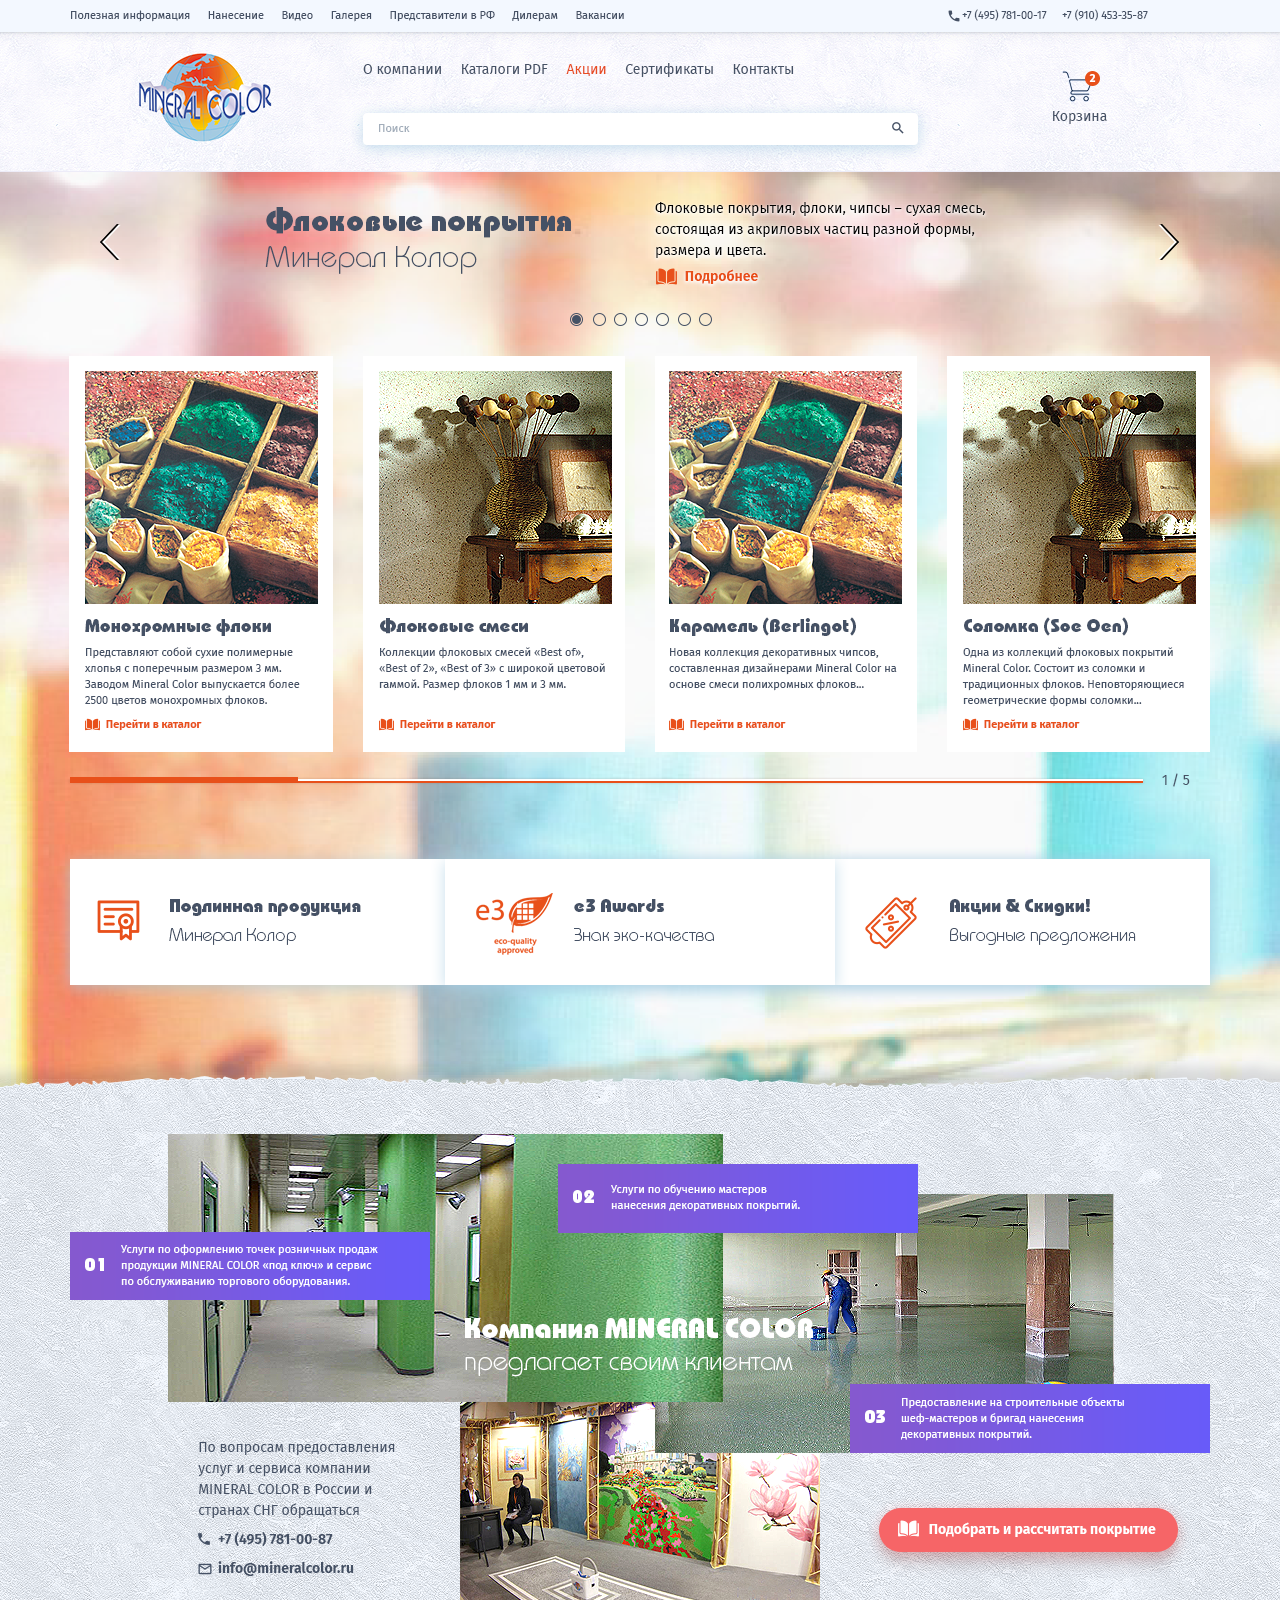
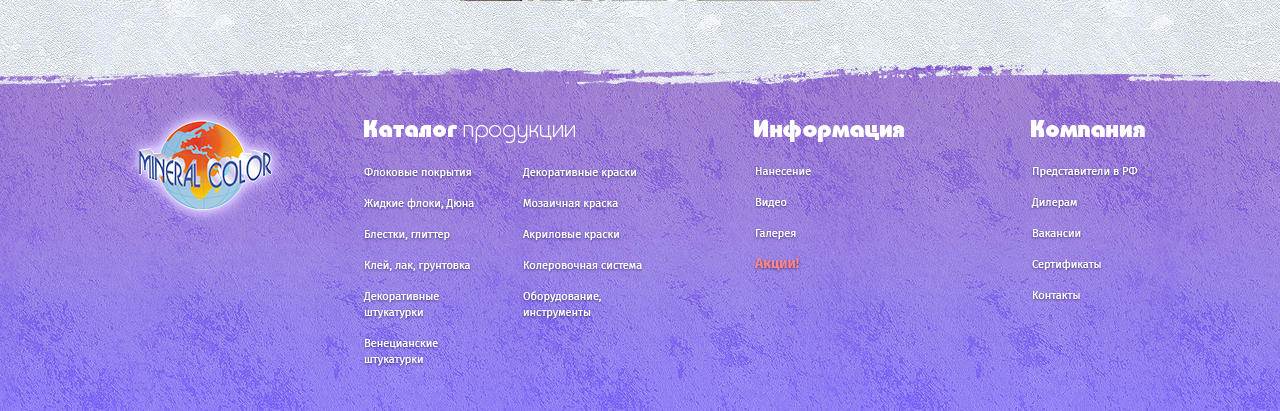
<file: mc/index.html>
<!DOCTYPE html>
<html>
    <head>
        <title>mineralcolor.ru</title>
        <meta charset="UTF-8">
        <meta name="viewport" content="width=device-width, initial-scale=1.0">
    </head>
    <body style="margin: 0; padding: 0;">
        <div style="height: 2011px; background: url(index.png) no-repeat 50% 50%"> 
        
        </div>
    </body>
</html>
</file>
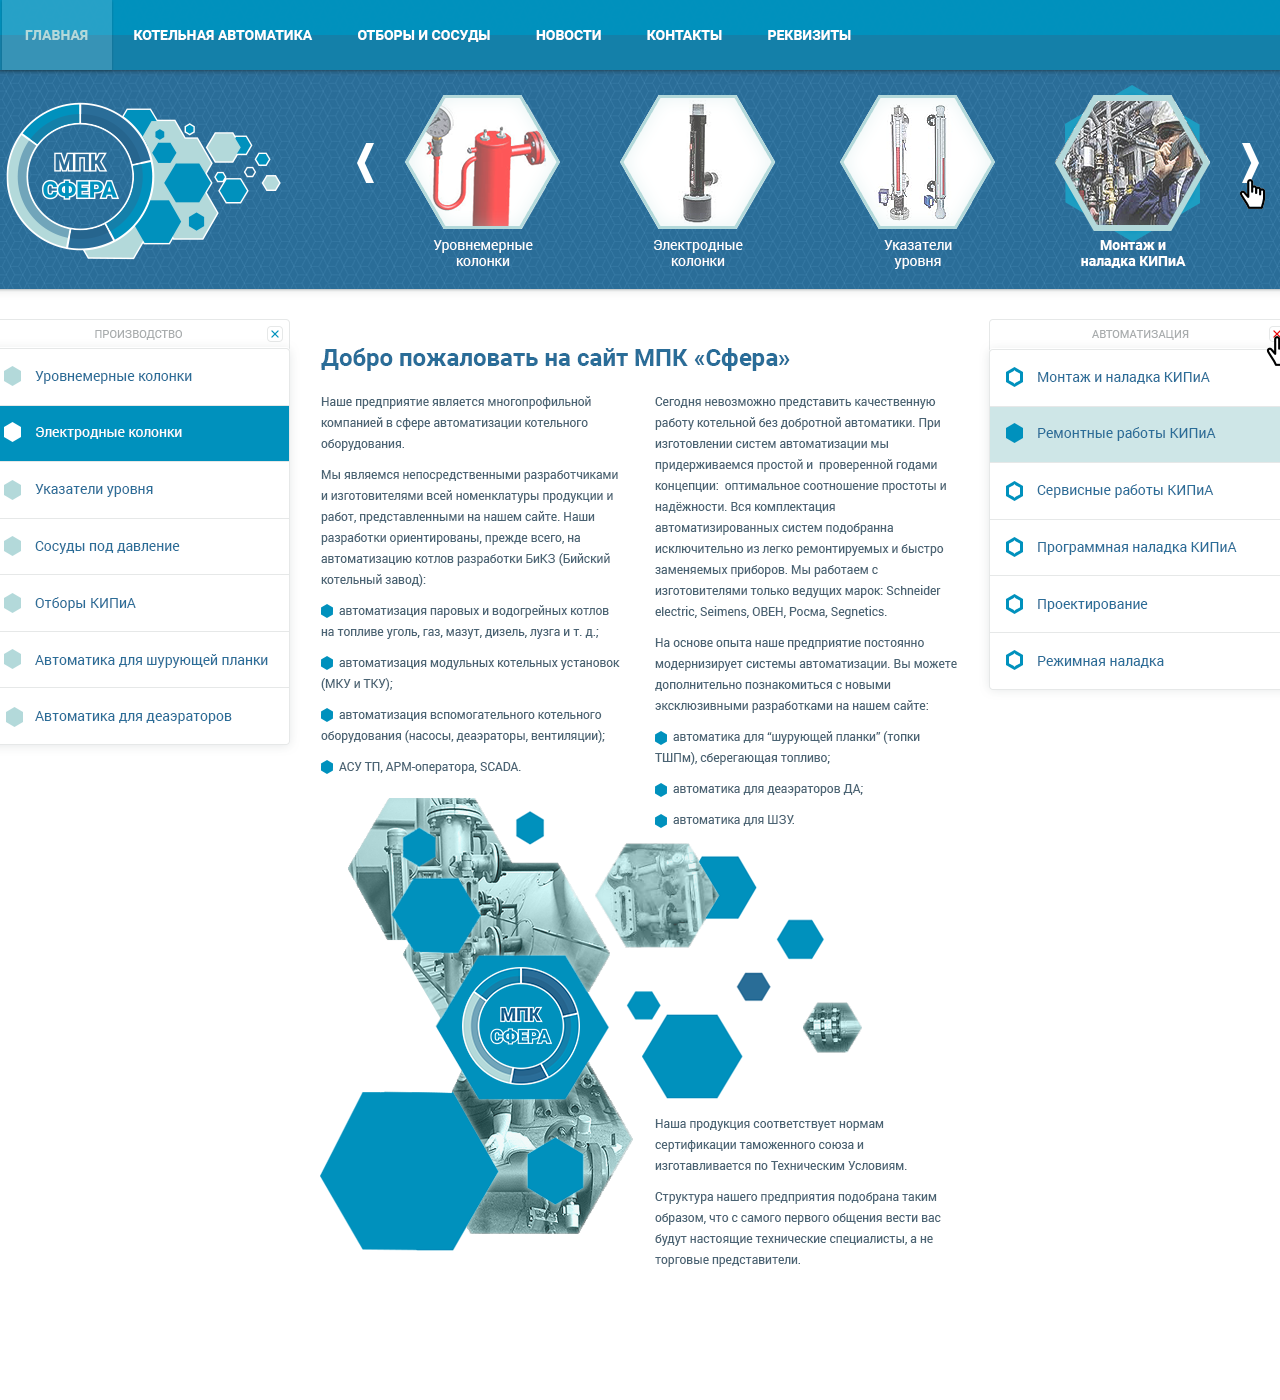
<file: mpk/index.html>
<!DOCTYPE html>
<!--
To change this license header, choose License Headers in Project Properties.
To change this template file, choose Tools | Templates
and open the template in the editor.
-->
<html>
    <head>
        <title>mpksfera.ru</title>
        <meta charset="UTF-8">
        <meta name="viewport" content="width=device-width, initial-scale=1.0">
    </head>
    <body style="margin: 0; padding: 0; background: url([data-uri]) repeat-x">
        <div style="height: 1400px; background: url(bg.png) no-repeat 50% 50%"> 
        
        </div>
    </body>
</html>
</file>
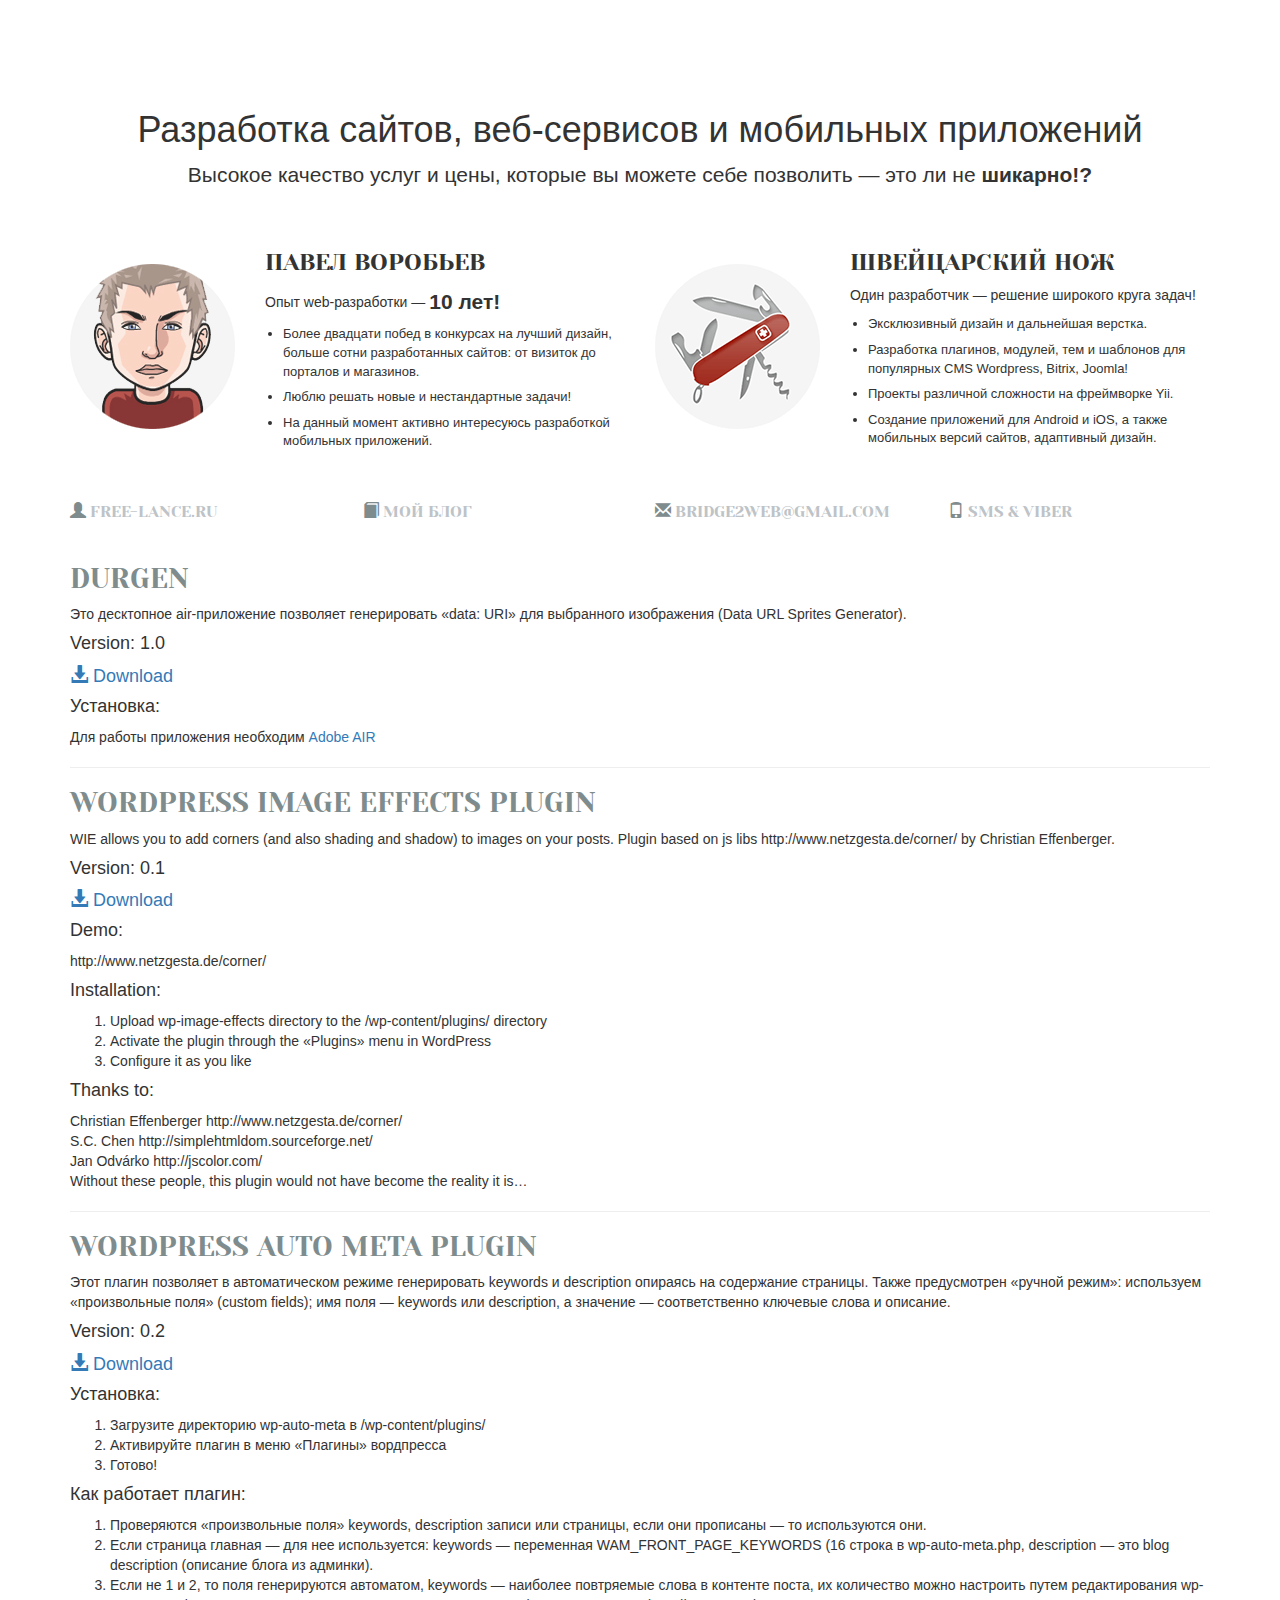
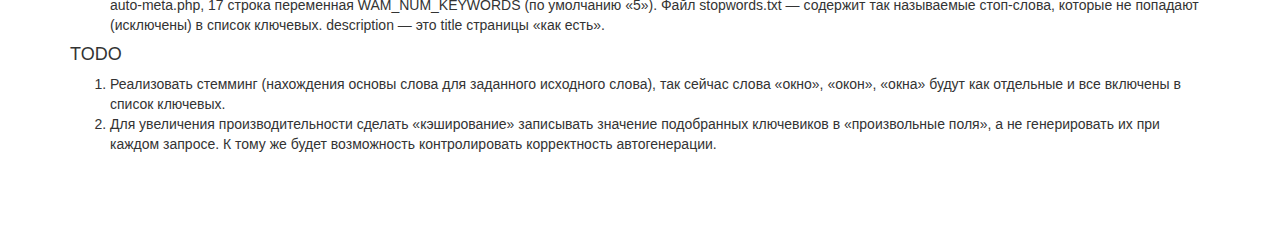
<file: projects/index.html>
<!DOCTYPE html>
<html lang="ru-RU">
    <head>
        <meta charset="UTF-8">
        <meta name="viewport" content="width=device-width, initial-scale=1">
        <title>Мои проекты</title>
        <meta name="author" content="Воробьев Павел">
        <meta name="keywords" content="воробьев, дизайн, разработка, программирование, приложения">
		<meta name="description" content="Павел Воробьев. Дизайн, разработка сайтов и мобильных приложений">
    </head>
    <body class="site index home">
<script>
  (function(i,s,o,g,r,a,m){i['GoogleAnalyticsObject']=r;i[r]=i[r]||function(){
  (i[r].q=i[r].q||[]).push(arguments)},i[r].l=1*new Date();a=s.createElement(o),
  m=s.getElementsByTagName(o)[0];a.async=1;a.src=g;m.parentNode.insertBefore(a,m)
  })(window,document,'script','//www.google-analytics.com/analytics.js','ga');

  ga('create', 'UA-60073303-1', 'auto');
  ga('send', 'pageview');
</script>
<div class="container" id="main">
<div class="intro">
    <h1>Разработка сайтов, веб-сервисов и мобильных приложений</h1>
    <p class="lead">Высокое качество услуг и цены, которые вы можете себе позволить — это ли не <strong>шикарно!?</strong></p>
</div>
<div class="row" id="info">
    <div class="col-sm-6" id="about">
        <div class="row">
            <div class="col-sm-4"> 
                <img src="[data-uri]" alt="Павел Воробьев">
            </div>
            <div class="col-sm-8">
                <h3>Павел Воробьев</h3>
                <p>Опыт web-разработки — <span class="big-digit">10 лет!</span></p>
                <ul>
                    <li>Более двадцати побед в конкурсах на лучший дизайн, больше сотни разработанных сайтов: от визиток до порталов и магазинов.</li>
                    <li>Люблю решать новые и нестандартные задачи!</li>
                    <li>На данный момент активно интересуюсь разработкой мобильных приложений.</li>
                </ul>
            </div>
        </div>
    </div>
    <div class="col-sm-6" id="swiss">
        <div class="row">
            <div class="col-sm-4">
                <img src="[data-uri]" alt="Швейцарский нож">
            </div>
            <div class="col-sm-8">
                <h3>Швейцарский нож</h3>
                <p class="info-lead">Один разработчик — решение широкого круга задач!</p>
                <ul>
                    <li>Эксклюзивный дизайн<span class="hidden-sm"> и дальнейшая верстка</span>.</li>
                    <li>Разработка плагинов, модулей, тем и шаблонов для популярных CMS Wordpress, Bitrix, Joomla!</li>
                    <li>Проекты различной сложности на фреймворке Yii.</li>
                    <li>Создание приложений для Android и iOS, а также мобильных версий сайтов, адаптивный дизайн.</li>
                </ul>
            </div>
        </div>
    </div>                
</div>
<div class="row" id="contact-bar">
    <div class="col-sm-3" id="contact-fl">
        <a href="http://blacklink.fl.ru" rel="nofollow" target="_blank"><span class="glyphicon glyphicon-user" aria-hidden="true"></span> free-lance.ru</a>                    
    </div>
    <div class="col-sm-3">
		<a href="http://blog.shikarno.net"><span class="glyphicon glyphicon-book" aria-hidden="true"></span> Мой блог</a> 
    </div>
    <div class="col-sm-3" id="contact-email">
		<script type="text/javascript">var jabber = ("bridge2web" + "@" + "g" + "ma" + "il" + "." + "com"); document.write("<a href='mailto:" + jabber + "' id='email'><span class='glyphicon glyphicon-envelope' aria-hidden='true'></span> " + jabber + "</a>")</script>
    </div>
    <div class="col-sm-3" id="contact-phone">
        <a href="#phone" id="show-phone"><span class="glyphicon glyphicon-phone" aria-hidden="true"></span> SMS &amp; Viber</a>
    </div>
</div>
<div class="site-projects">
    <h2>Durgen</h2>
    <div class="entry">
        <p>Это десктопное air-приложение позволяет генерировать «data: URI» для выбранного изображения (Data URL Sprites Generator).</p>
        <h6>Version: 1.0</h6>
        <h6><a href="http://shikarno.net/download/durgen.air"><span class="glyphicon glyphicon-download-alt" aria-hidden="true"></span> Download</a></h6>
        <h6>Установка:</h6>
        <p>Для работы приложения необходим <a href="http://get.adobe.com/ru/air/" rel="nofollow" target="_blank">Adobe AIR</a></p>
    </div>
    <hr>
    <h2>WordPress Image Effects Plugin</h2>
    <div class="entry">
        <p>WIE allows you to add corners (and also shading and shadow) to images on your posts. Plugin based on js libs http://www.netzgesta.de/corner/ by Christian Effenberger.</p>
        <h6>Version: 0.1</h6>
        <h6><a href="http://shikarno.net/download/wp-image-effects.zip"><span class="glyphicon glyphicon-download-alt" aria-hidden="true"></span> Download</a></h6>
        <h6>Demo:</h6>
        <p>http://www.netzgesta.de/corner/</p>
        <h6>Installation:</h6>
        <ol>
            <li>Upload wp-image-effects directory to the /wp-content/plugins/ directory</li>
            <li>Activate the plugin through the «Plugins» menu in WordPress</li>
            <li>Configure it as you like</li>
        </ol>
        <h6>Thanks to:</h6>
        <p>Christian Effenberger http://www.netzgesta.de/corner/<br />
            S.C. Chen http://simplehtmldom.sourceforge.net/<br />
            Jan Odvárko http://jscolor.com/<br />
            Without these people, this plugin would not have become the reality it is…</p>
    </div>
    <hr>
    <h2>WordPress Auto Meta Plugin</h2>
    <div class="entry">
        <p>Этот плагин позволяет в автоматическом режиме генерировать keywords и description опираясь на содержание страницы. Также предусмотрен «ручной режим»: используем «произвольные поля» (custom fields); имя поля — keywords или description, а значение — соответственно  ключевые слова и описание.</p>
        <h6>Version: 0.2</h6>
        <h6><a href="http://shikarno.net/download/wp-auto-meta.zip"><span class="glyphicon glyphicon-download-alt" aria-hidden="true"></span> Download</a></h6>
        <h6>Установка:</h6>
        <ol>
            <li>Загрузите директорию wp-auto-meta в /wp-content/plugins/</li>
            <li>Активируйте плагин в меню «Плагины» вордпресса</li>
            <li>Готово!</li>
        </ol>
        <h6>Как работает плагин:</h6>
        <ol>
            <li>Проверяются «произвольные поля» keywords, description записи или страницы,
                если они прописаны — то используются они.</li>
            <li>Если страница главная — для нее используется: keywords — переменная WAM_FRONT_PAGE_KEYWORDS (16 строка в wp-auto-meta.php, description — это blog description (описание блога из админки).</li>
            <li>Если не 1 и 2, то поля генерируются автоматом, keywords — наиболее повтряемые слова в контенте поста, их количество можно настроить путем редактирования wp-auto-meta.php, 17 строка переменная WAM_NUM_KEYWORDS (по умолчанию «5»). Файл stopwords.txt — содержит так называемые стоп-слова, которые не попадают (исключены) в список ключевых. description — это title страницы «как есть».</li>
        </ol>
        <h6>TODO</h6>
        <ol>
            <li>Реализовать стемминг (нахождения основы слова для заданного исходного слова), так сейчас слова «окно», «окон», «окна» будут как отдельные и все включены в список ключевых.</li>
            <li>Для увеличения производительности сделать «кэширование» записывать значение подобранных ключевиков в «произвольные поля», а не генерировать их при каждом запросе. К тому же будет возможность контролировать корректность автогенерации.</li>
        </ol>
    </div>
</div>
</div>                     
<link href="https://maxcdn.bootstrapcdn.com/bootstrap/3.3.6/css/bootstrap.min.css" rel="stylesheet" property="stylesheet">
<link href="http://fonts.googleapis.com/css?family=Yeseva+One&amp;subset=latin,cyrillic" rel="stylesheet" property="stylesheet">
<link href="/app.min.css" rel="stylesheet" property="stylesheet"> 
<script src="https://ajax.googleapis.com/ajax/libs/jquery/2.1.4/jquery.min.js"></script>
<script>
$(function () {
    $('#show-phone').on('click', function (e) {
        e.preventDefault();
		var v = '+7 9' + '06 9' + '69-0' + '9-00' + "\n\n";
		alert("Пожалуйста, используйте телефонный номер только для отправки SMS или Viber!\n\n" + v);
    });
});
</script>
</body>
</html>
</file>
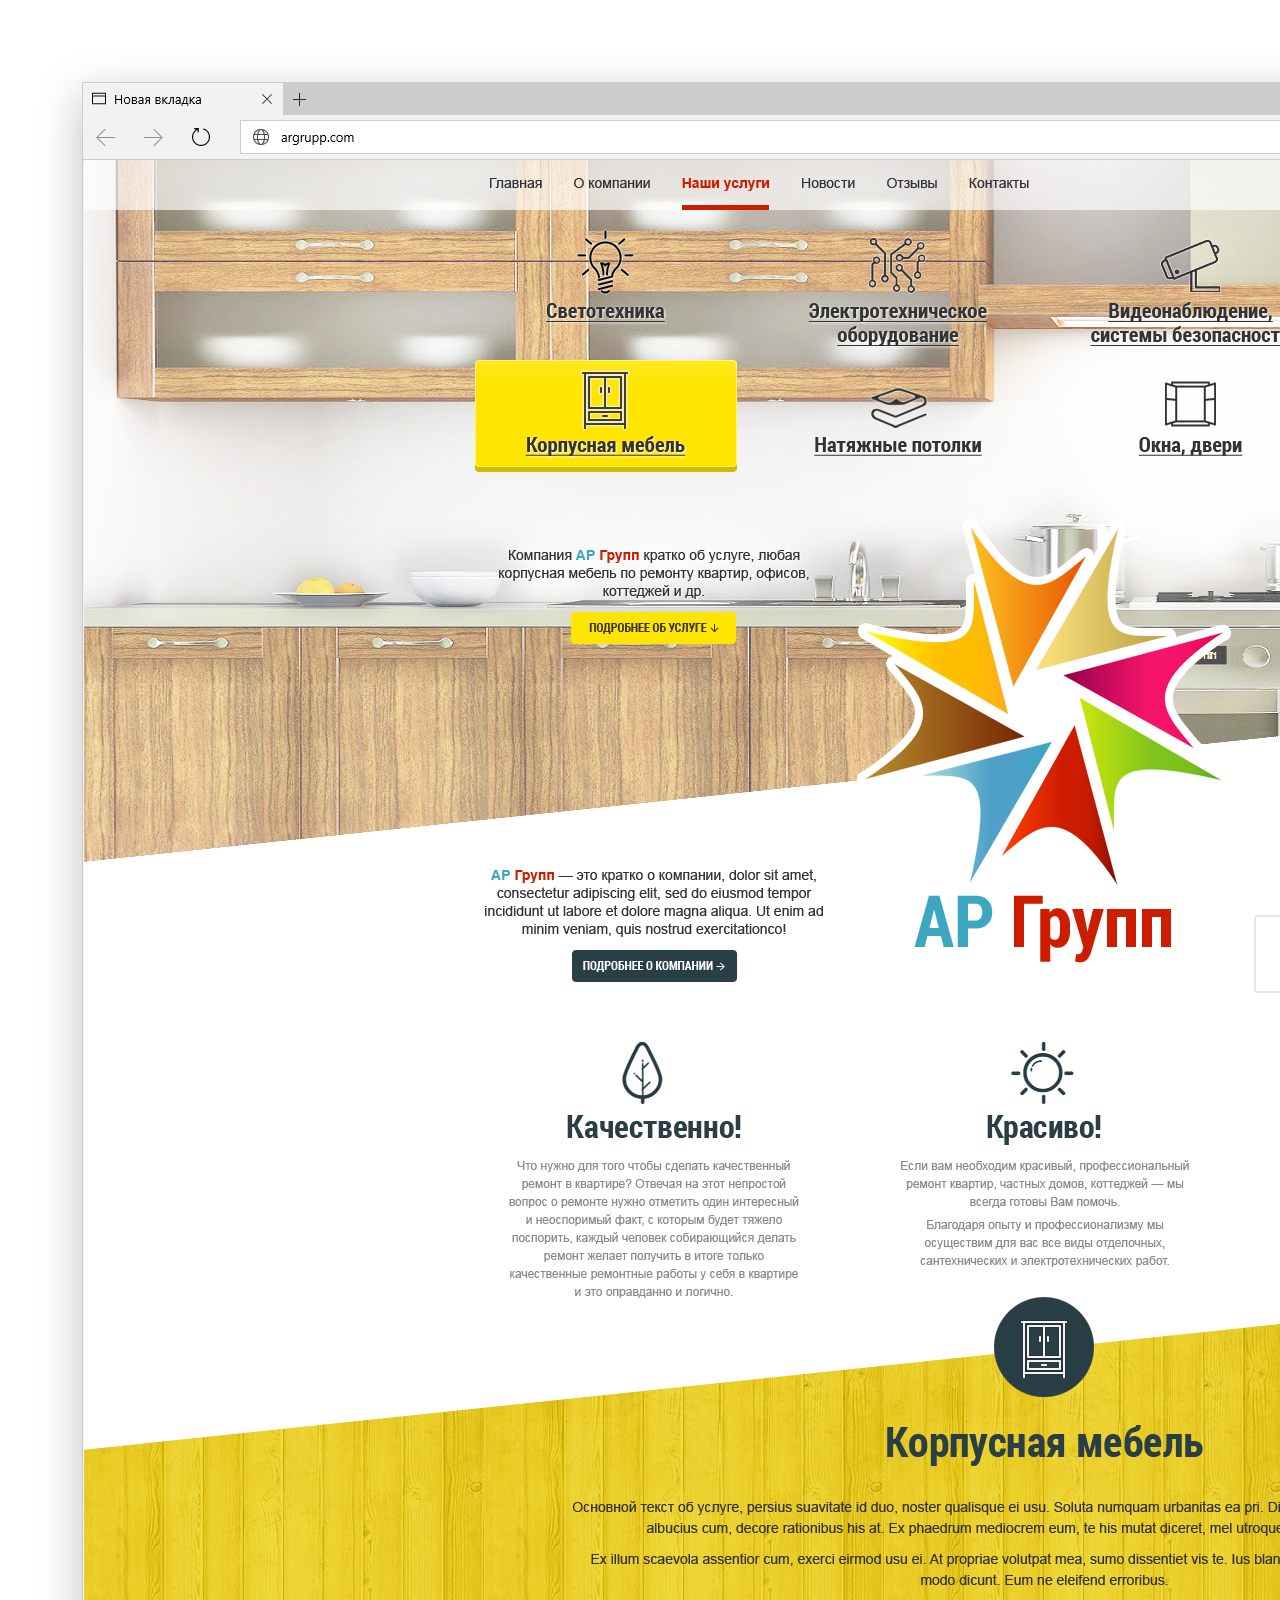
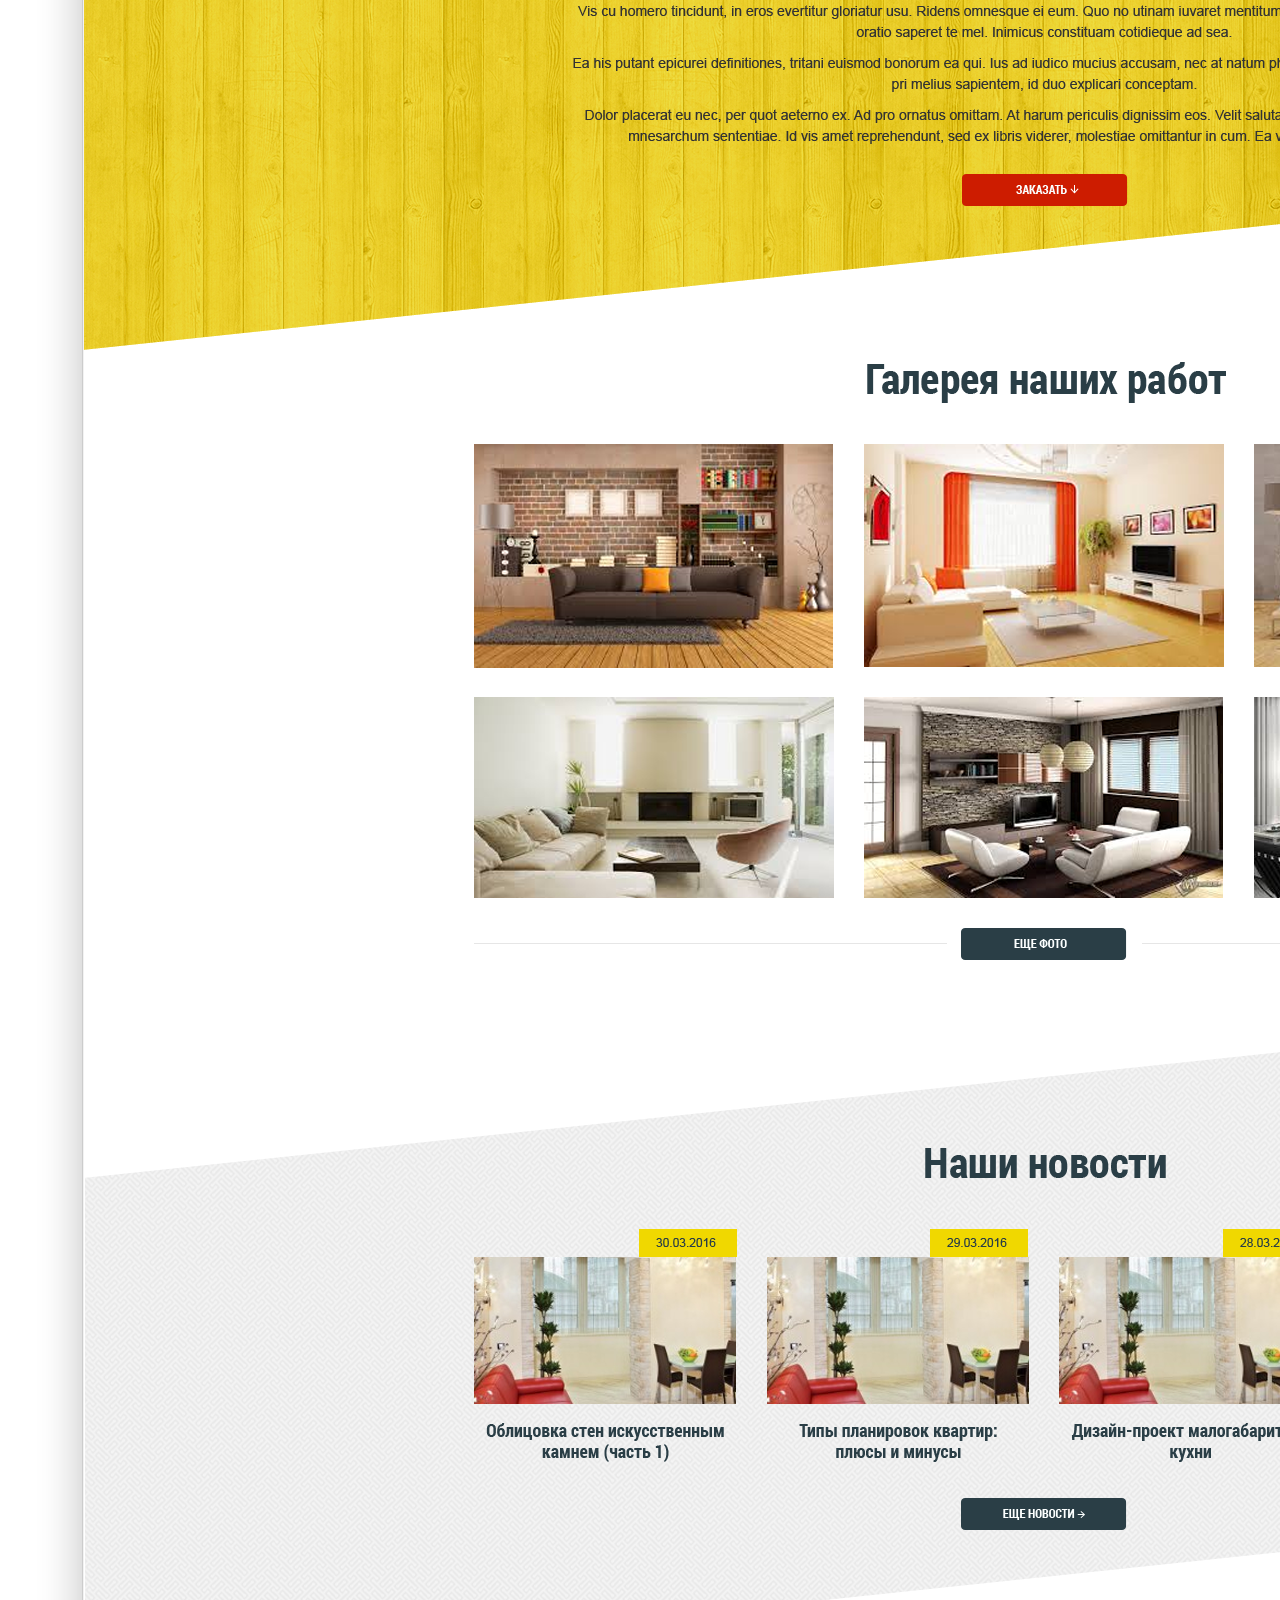
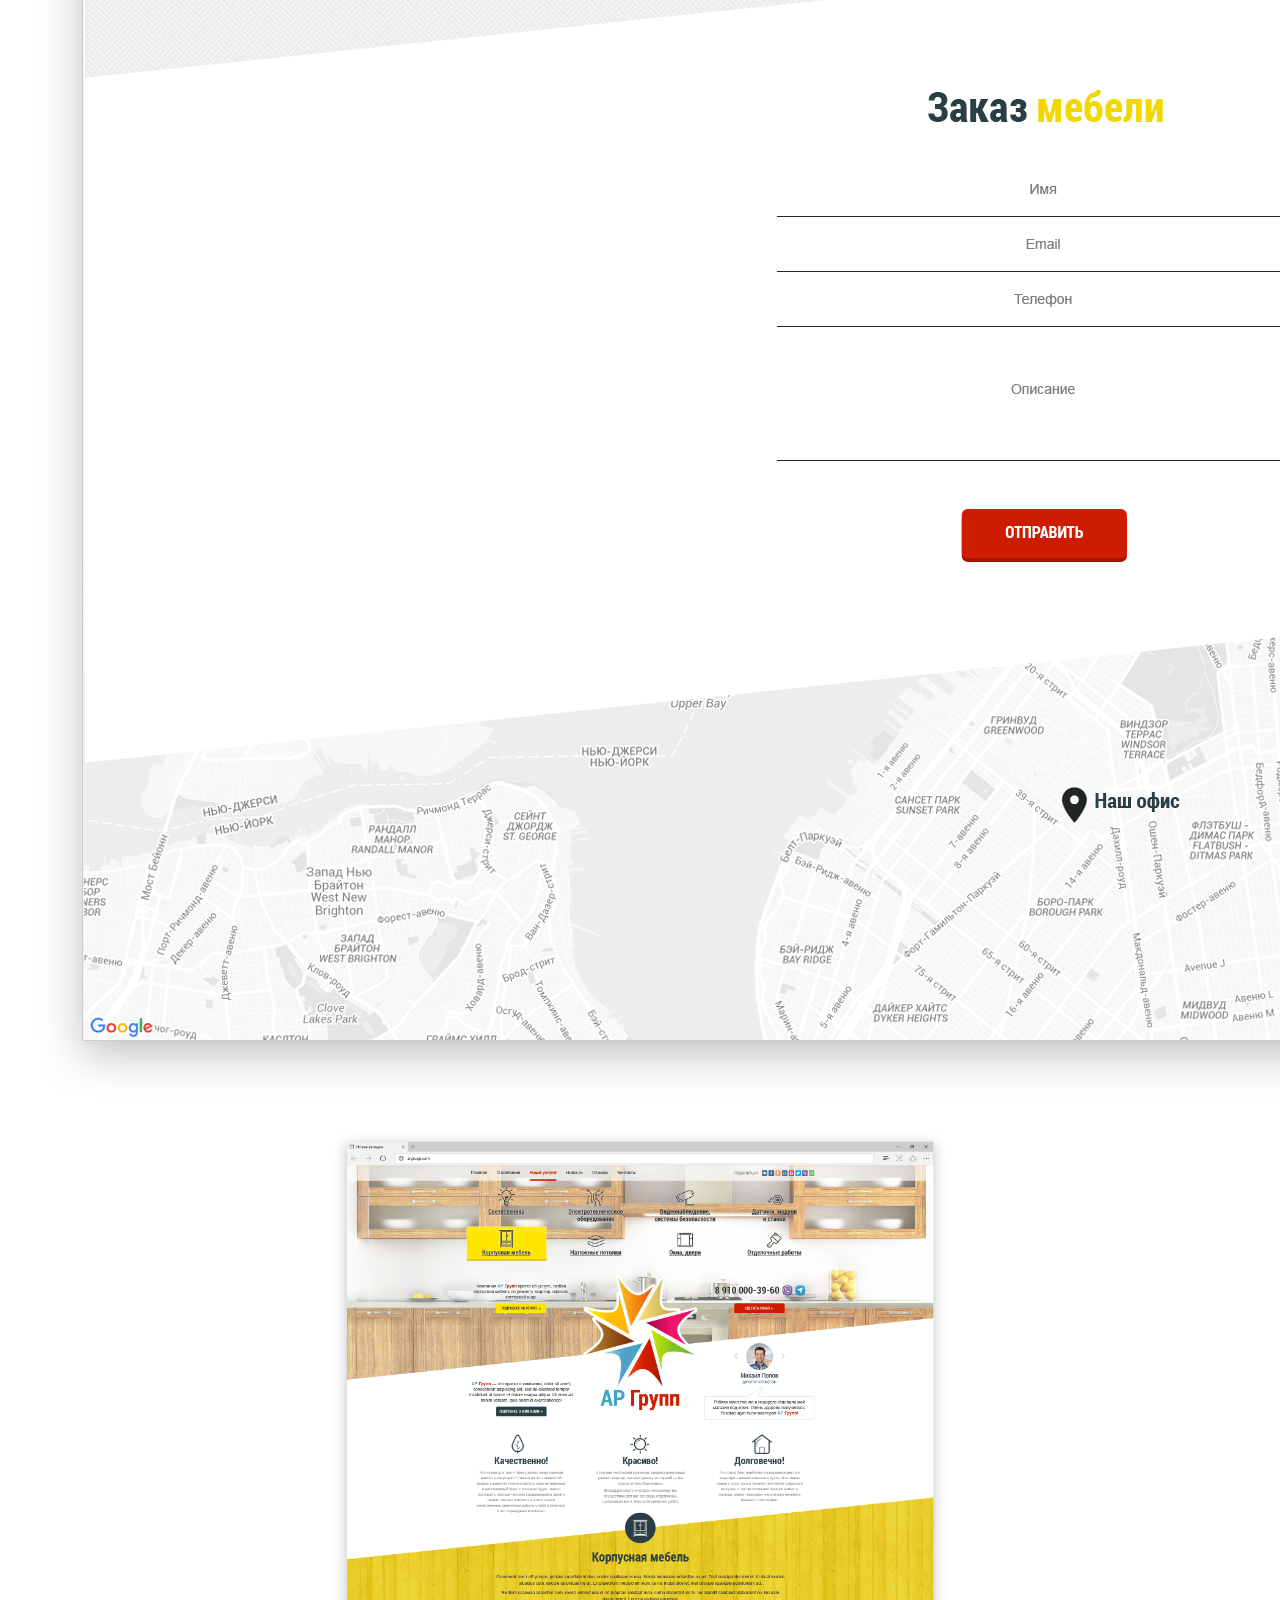
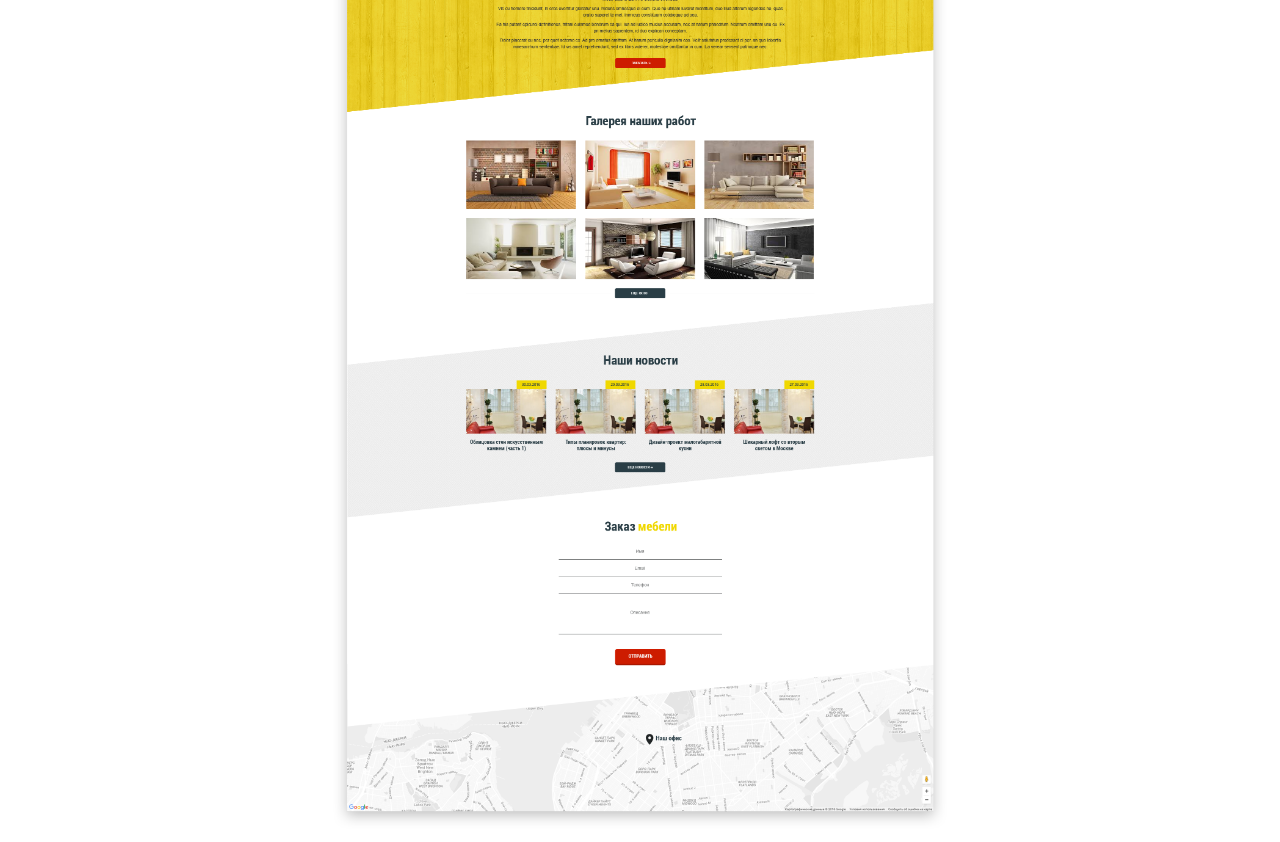
<file: argrupp/2.html>
<!DOCTYPE html>
<!--
To change this license header, choose License Headers in Project Properties.
To change this template file, choose Tools | Templates
and open the template in the editor.
-->
<html>
    <head>
        <title>АР Групп</title>
        <meta charset="UTF-8">
        <meta name="viewport" content="width=device-width, initial-scale=1.0">
    </head>
    <body>
        <img src="i/t2.png" alt="">
        <img src="i/t2.png" alt="" style="width: 50%; height: auto; margin: 0 auto; display: block">
    </body>
</html>
</file>
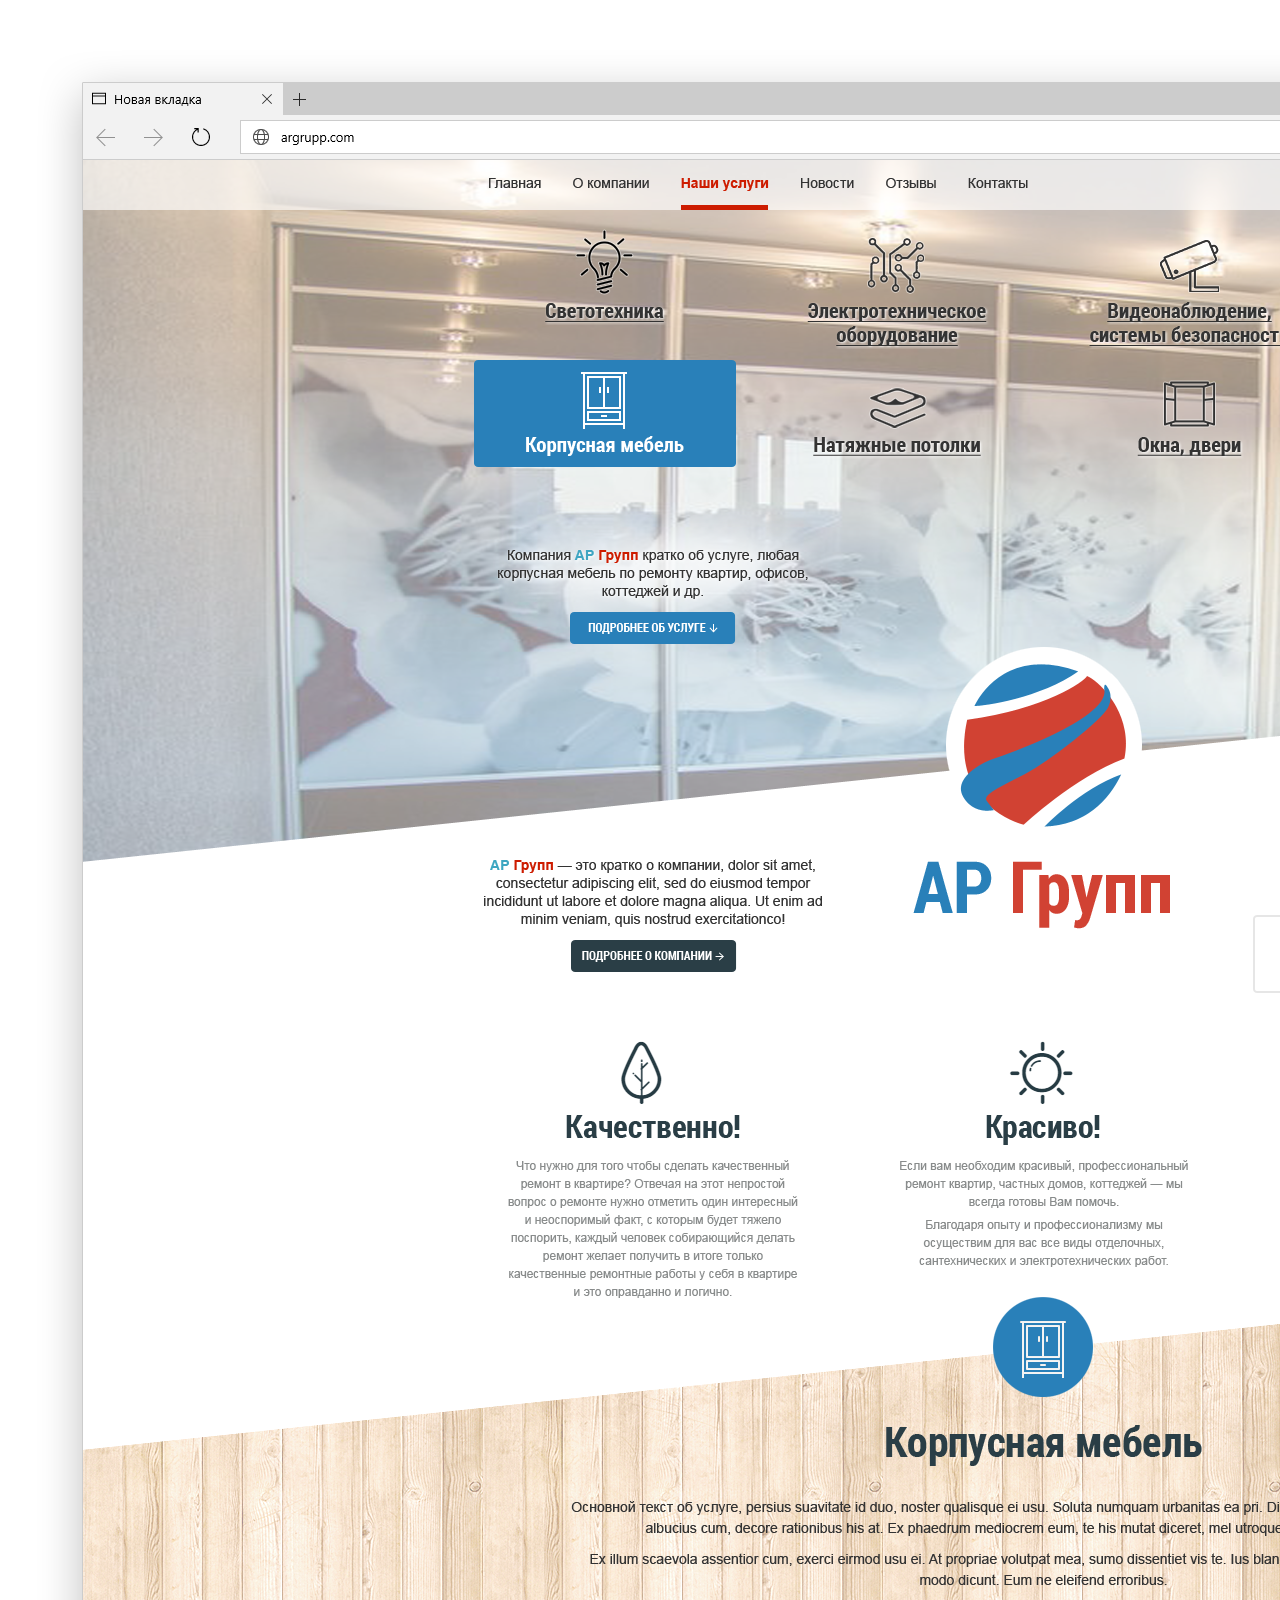
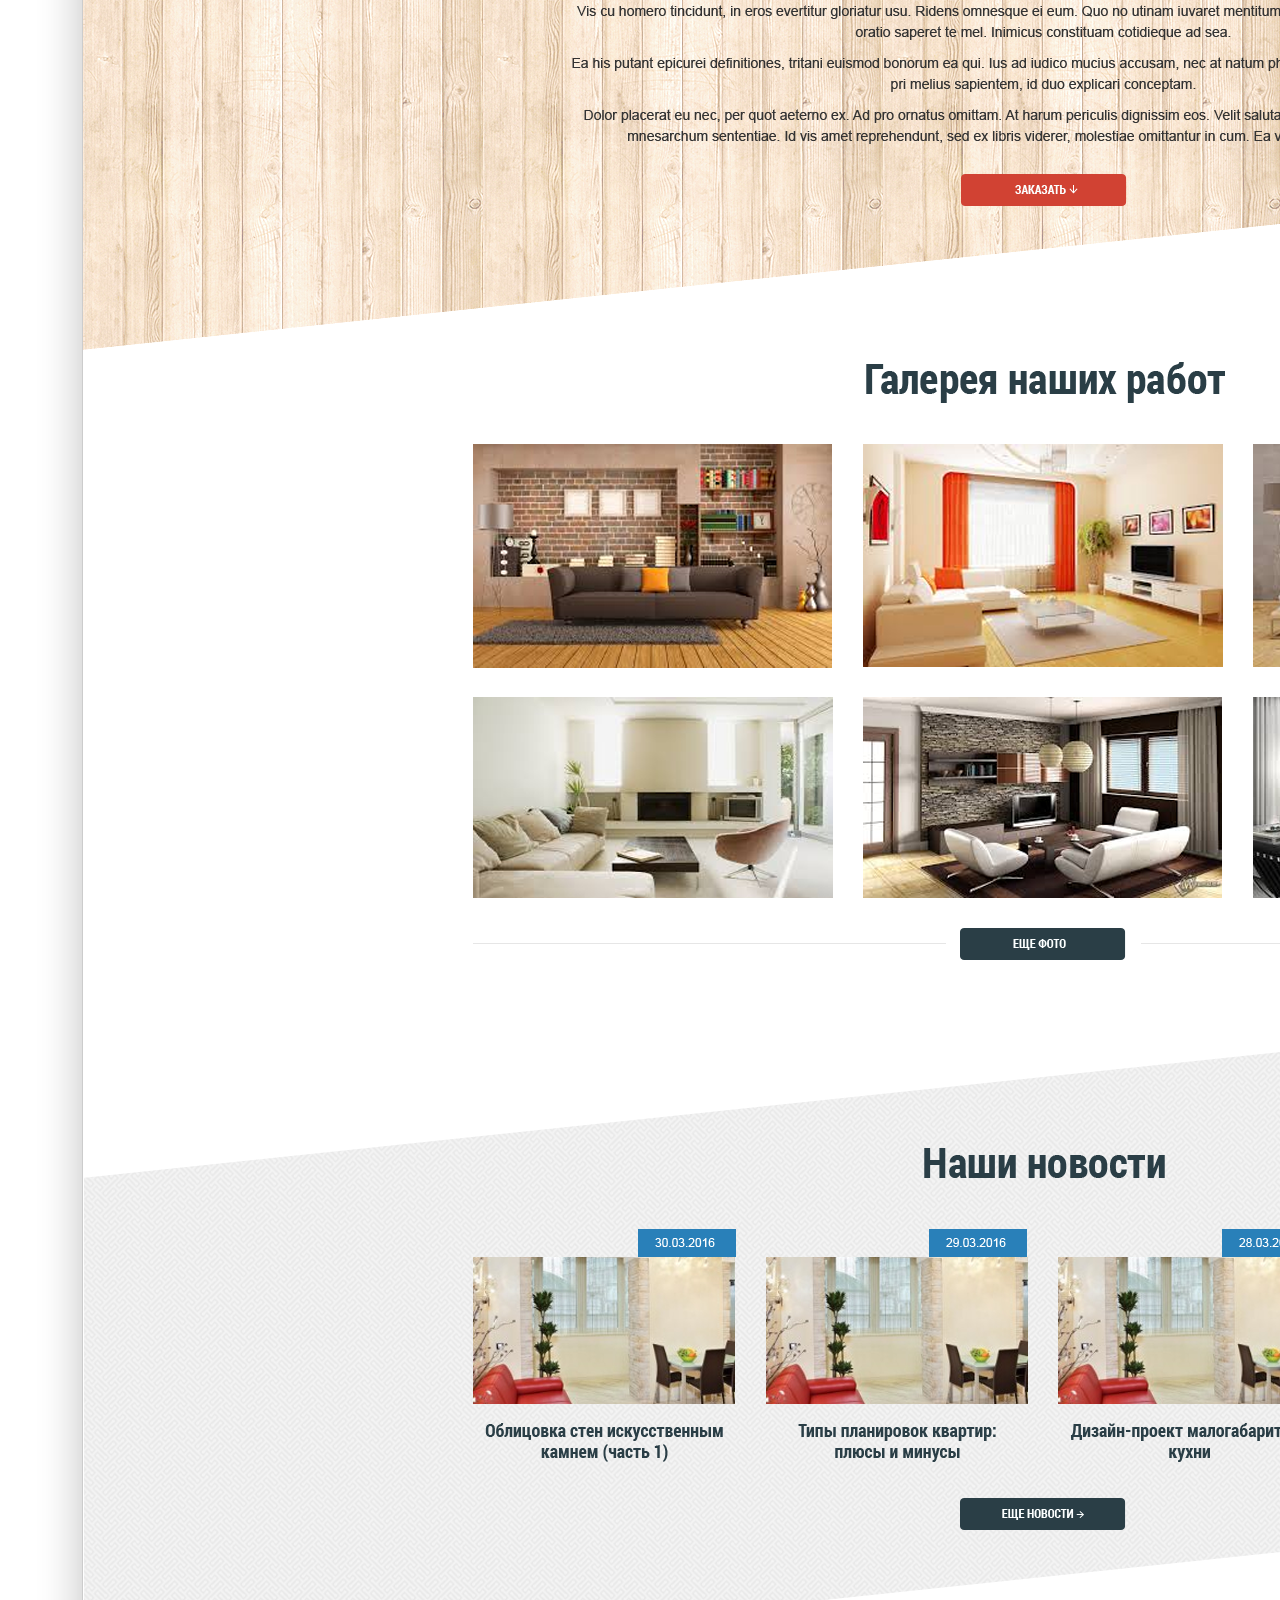
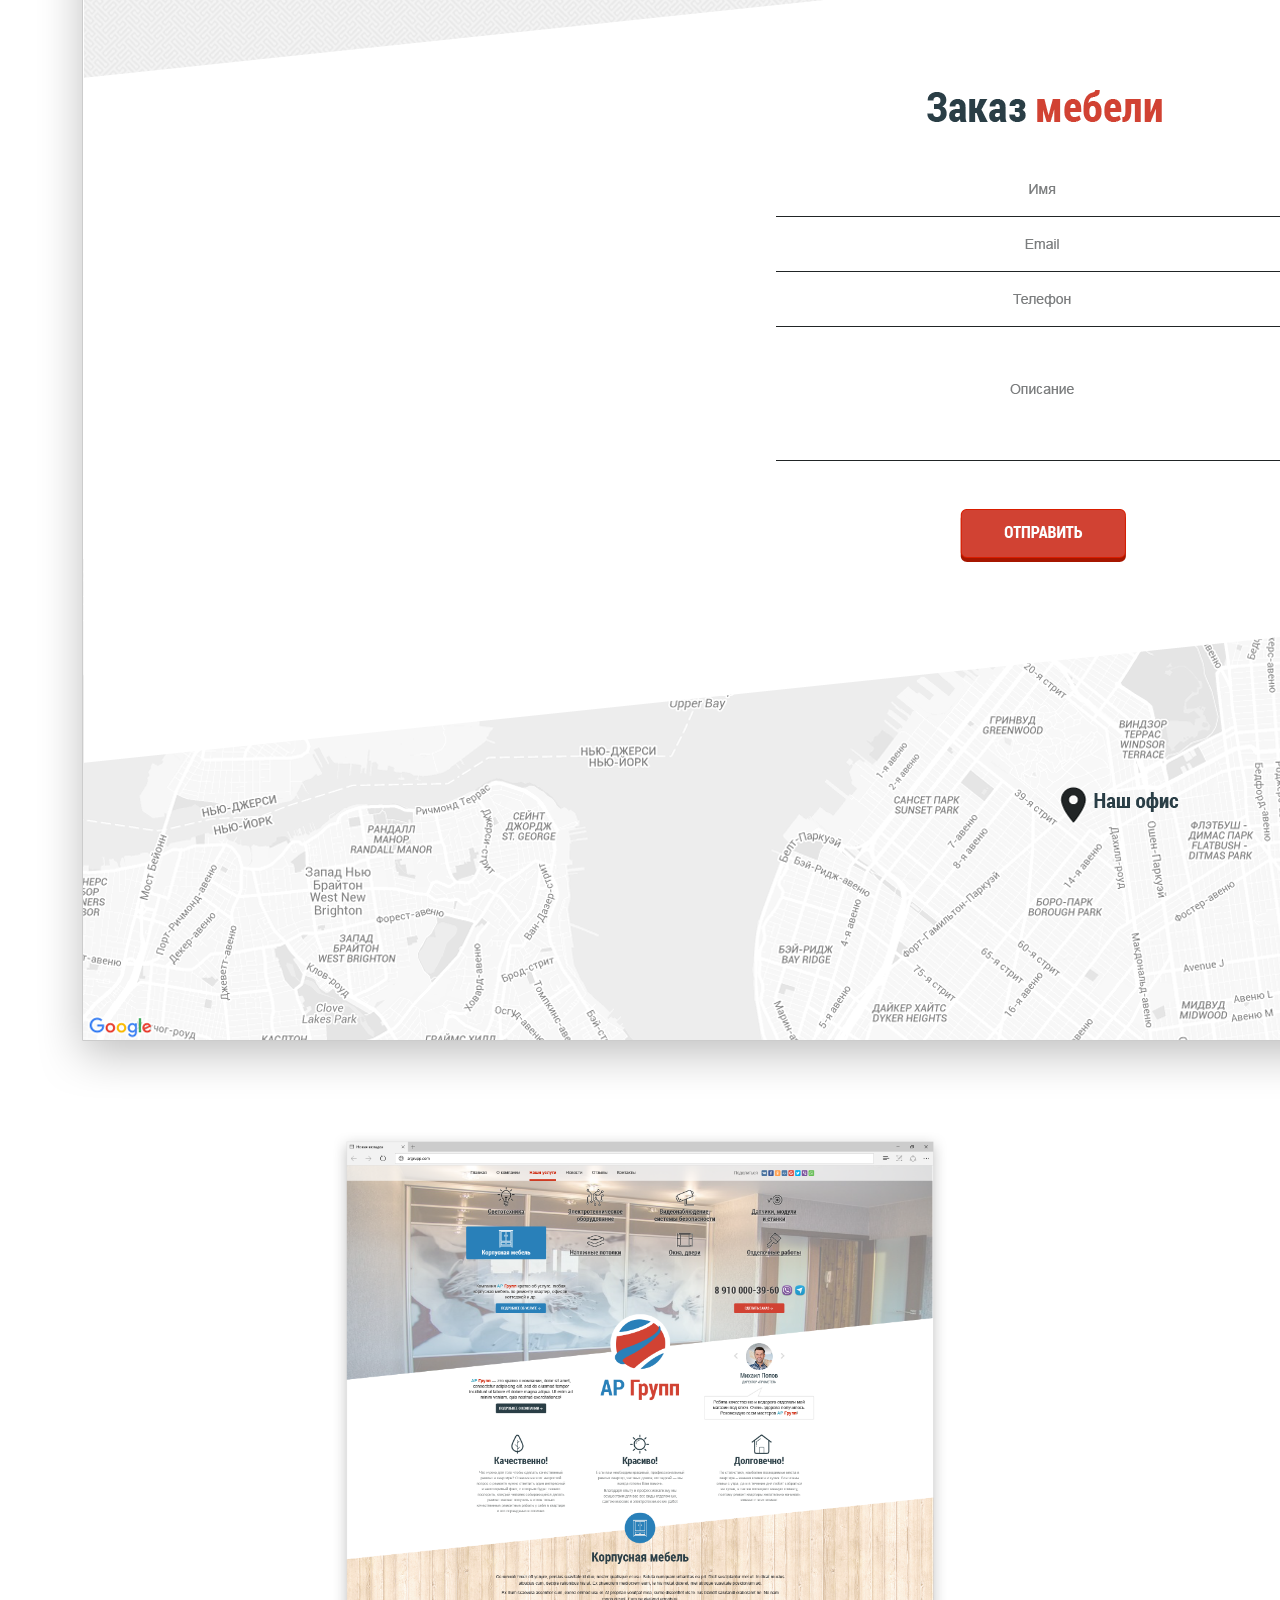
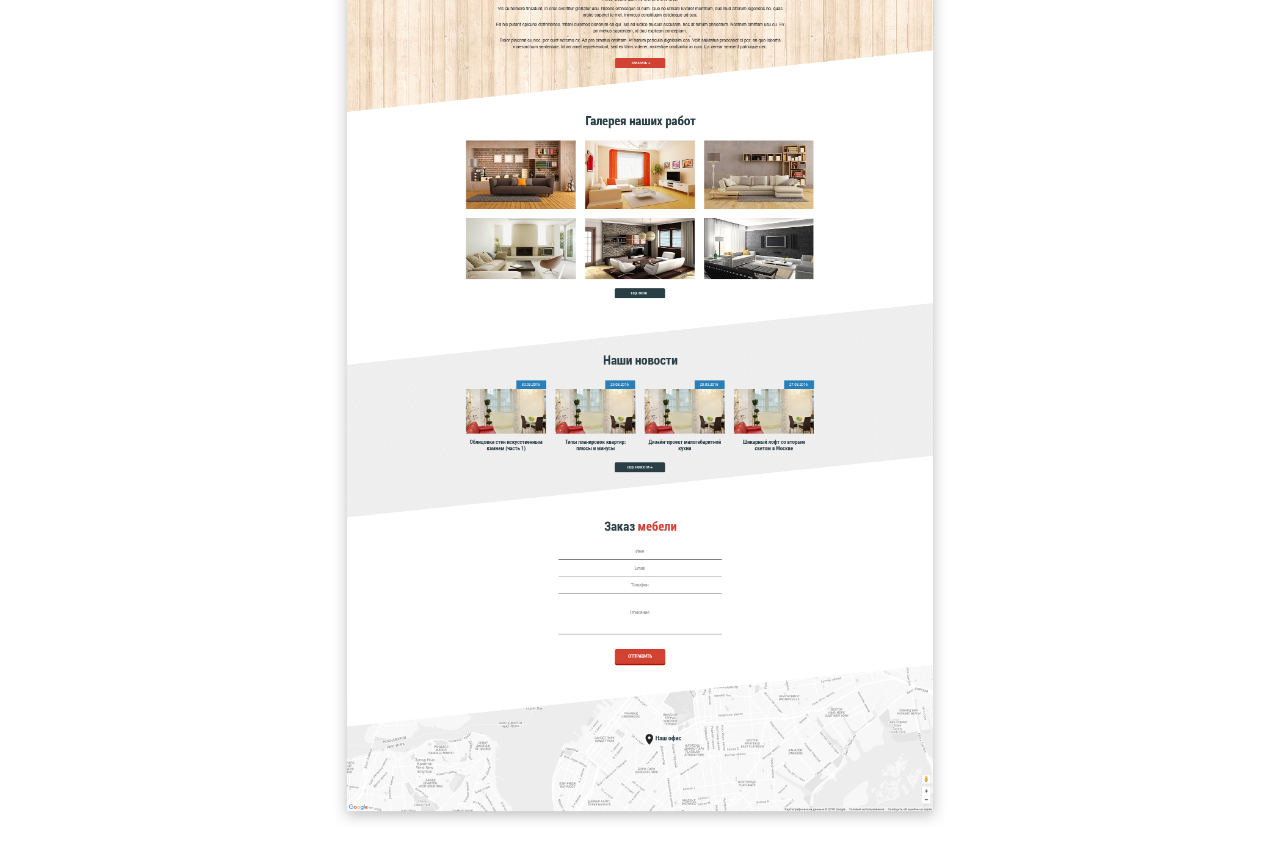
<file: argrupp/5.html>
<!DOCTYPE html>
<!--
To change this license header, choose License Headers in Project Properties.
To change this template file, choose Tools | Templates
and open the template in the editor.
-->
<html>
    <head>
        <title>АР Групп</title>
        <meta charset="UTF-8">
        <meta name="viewport" content="width=device-width, initial-scale=1.0">
    </head>
    <body>
        <img src="i/t5.png" alt="">
        <img src="i/t5.png" alt="" style="width: 50%; height: auto; margin: 0 auto; display: block">
    </body>
</html>
</file>
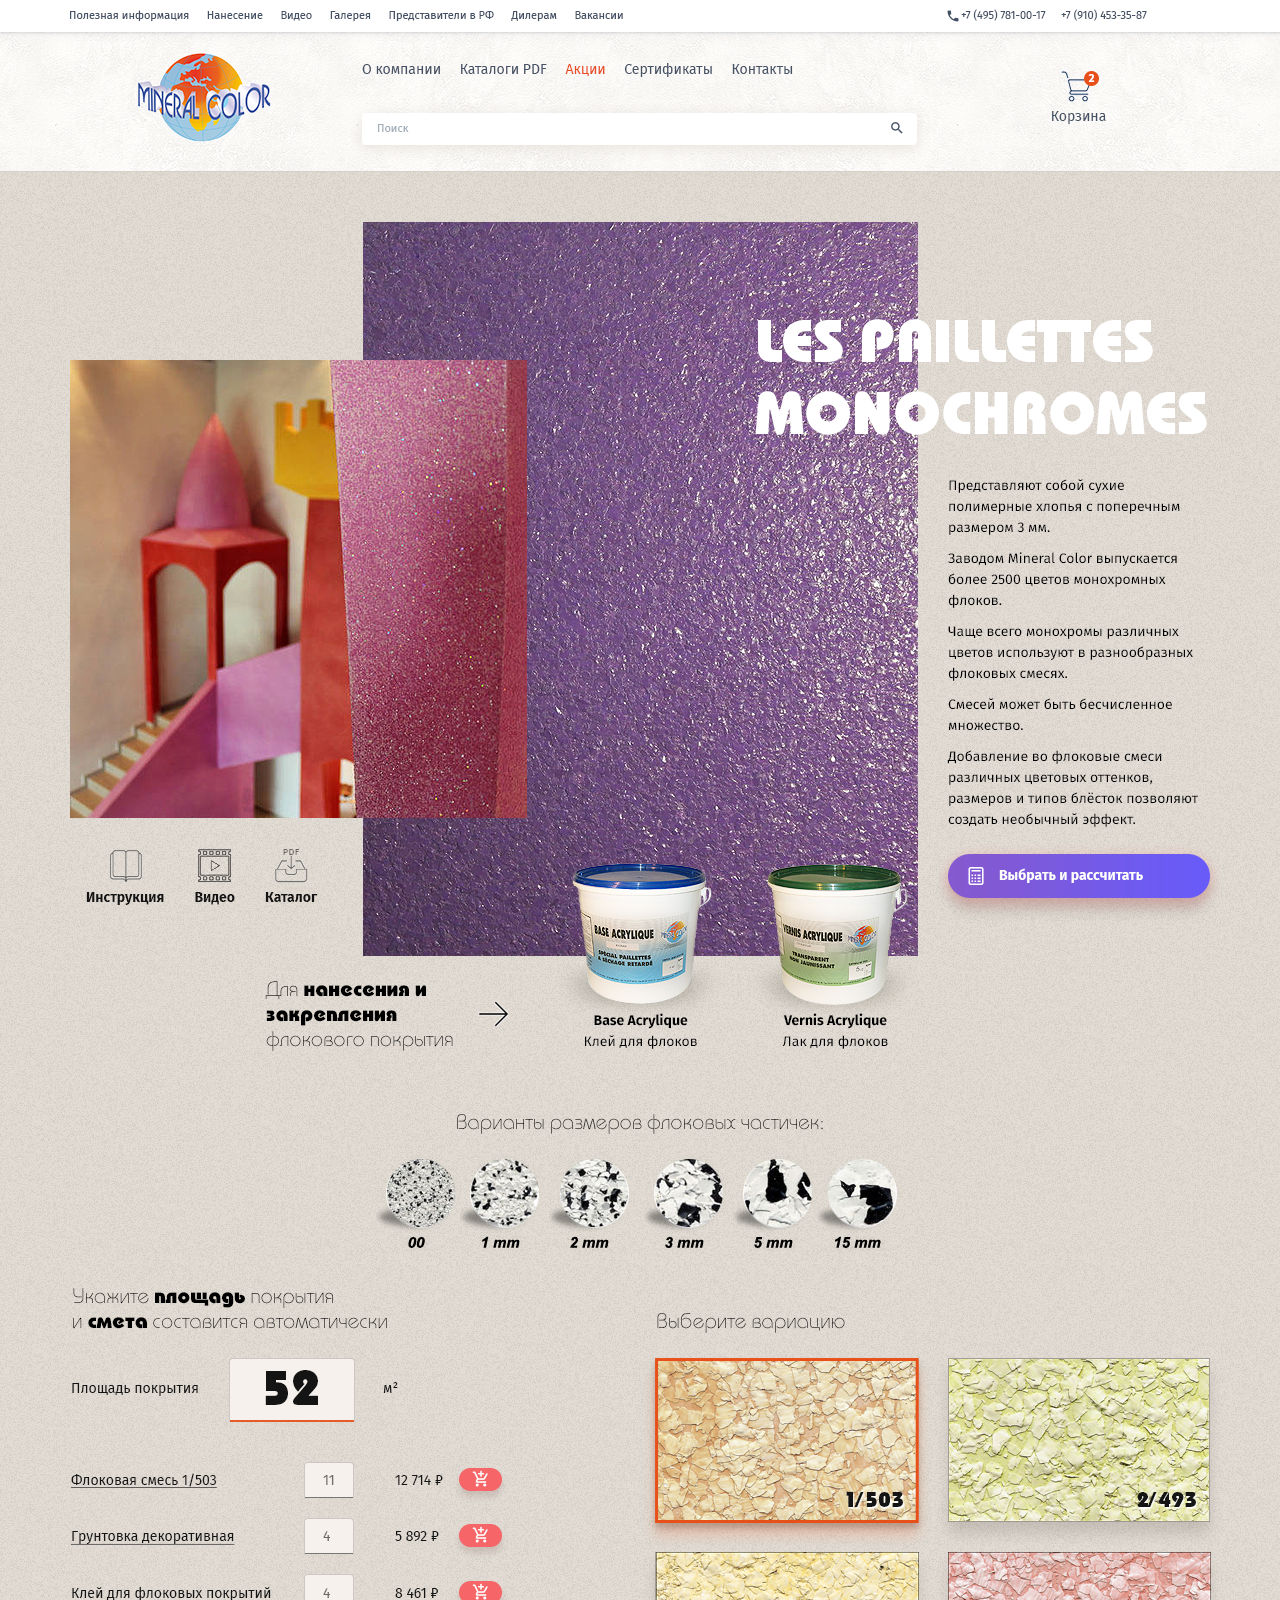
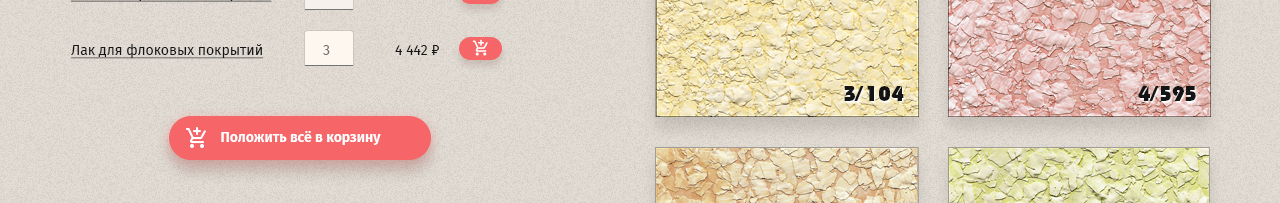
<file: mc/single.html>
<!DOCTYPE html>
<html>
    <head>
        <title>mineralcolor.ru</title>
        <meta charset="UTF-8">
        <meta name="viewport" content="width=device-width, initial-scale=1.0">
    </head>
    <body style="margin: 0; padding: 0;">
        <div style="height: 1803px; background: url(single.png) no-repeat 50% 50%"> 
        
        </div>
    </body>
</html>
</file>
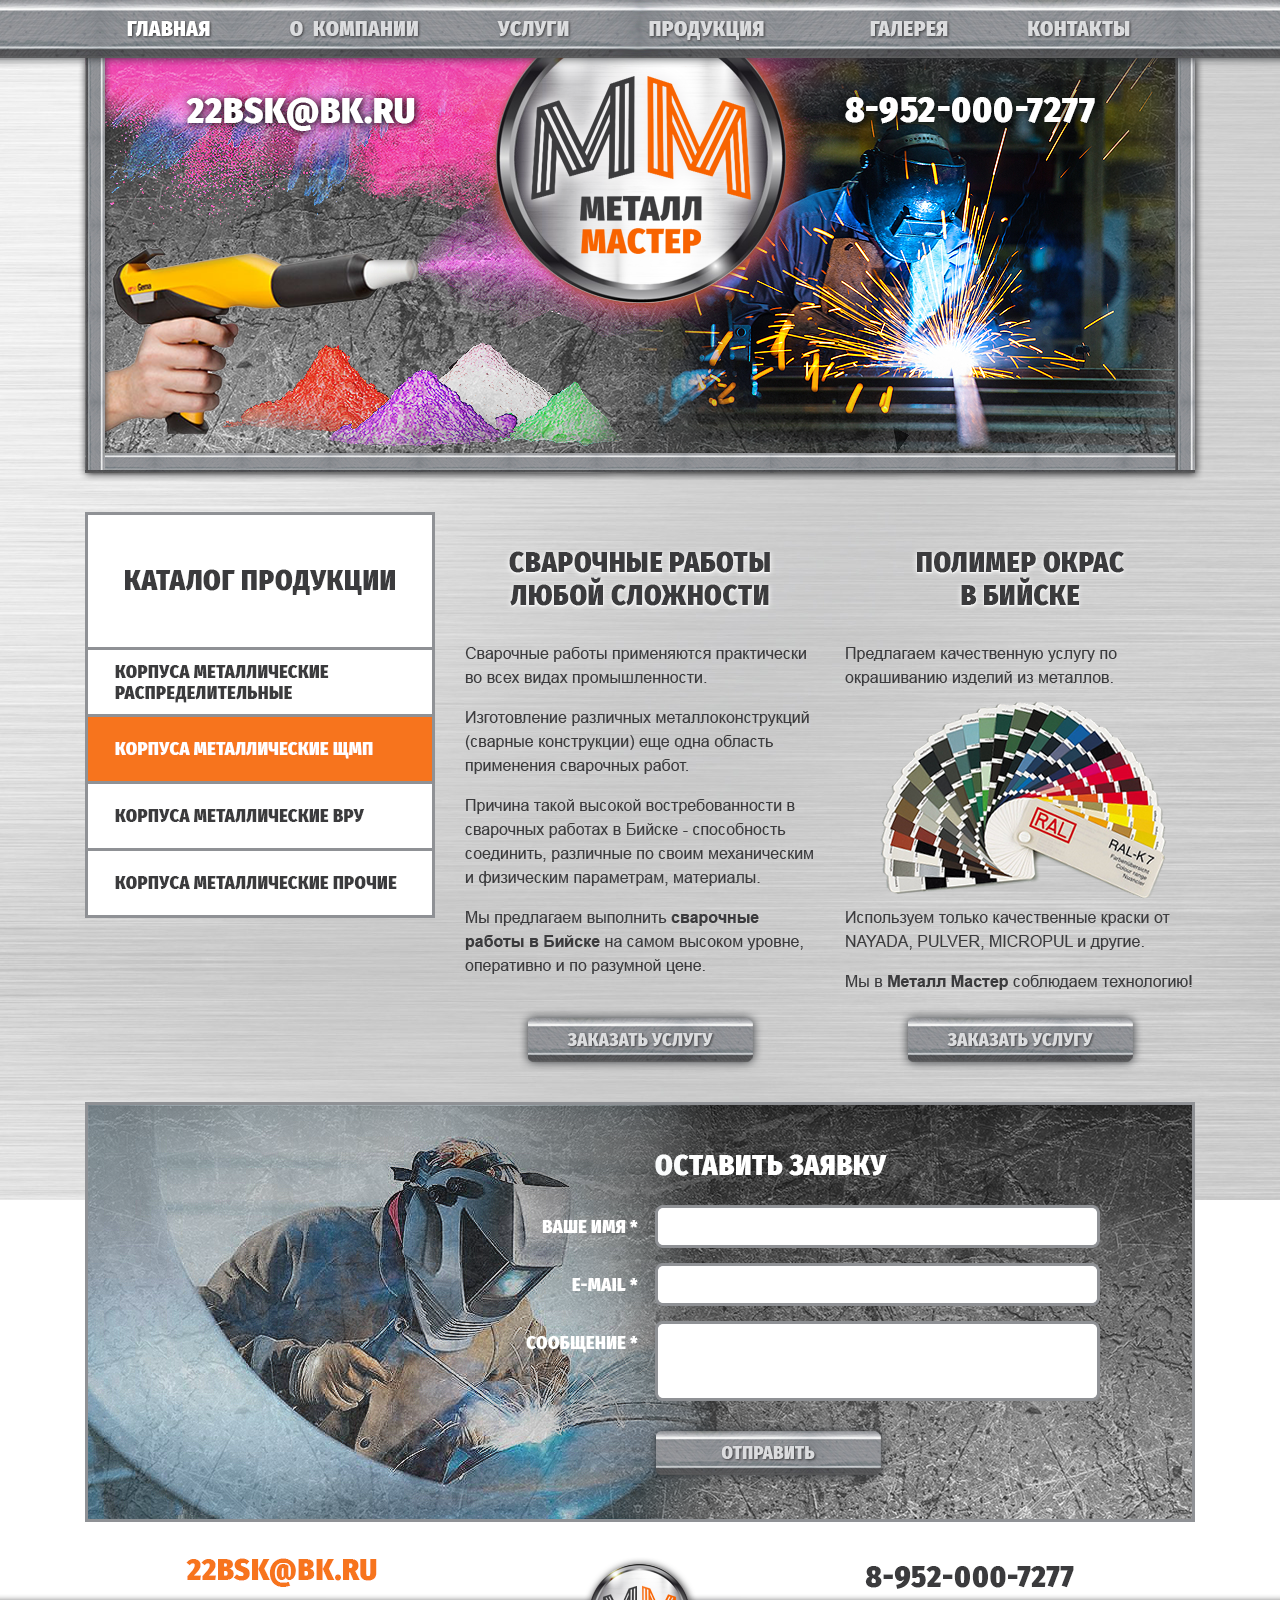
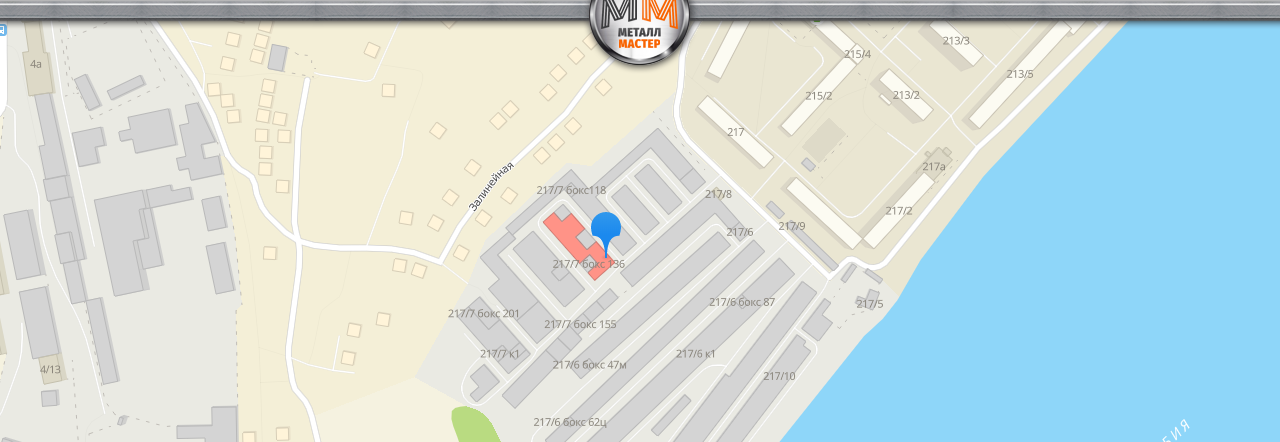
<file: mm/mm.html>
<!DOCTYPE html>
<!--
To change this license header, choose License Headers in Project Properties.
To change this template file, choose Tools | Templates
and open the template in the editor.
-->
<html>
    <head>
        <title>Металл Мастер</title>
        <meta charset="UTF-8">
        <meta name="viewport" content="width=1140, initial-scale=0">
    </head>
    <body style="background-image: url(img/bg.jpg); background-repeat: no-repeat; background-position: 50% 0; background-attachment: fixed; margin: 0; padding: 0;">
        <div style="background-image: url(img/main.png);  background-repeat: no-repeat; background-position: 50% 0; height: 2042px;">
            
        </div>
    </body>
</html>
</file>
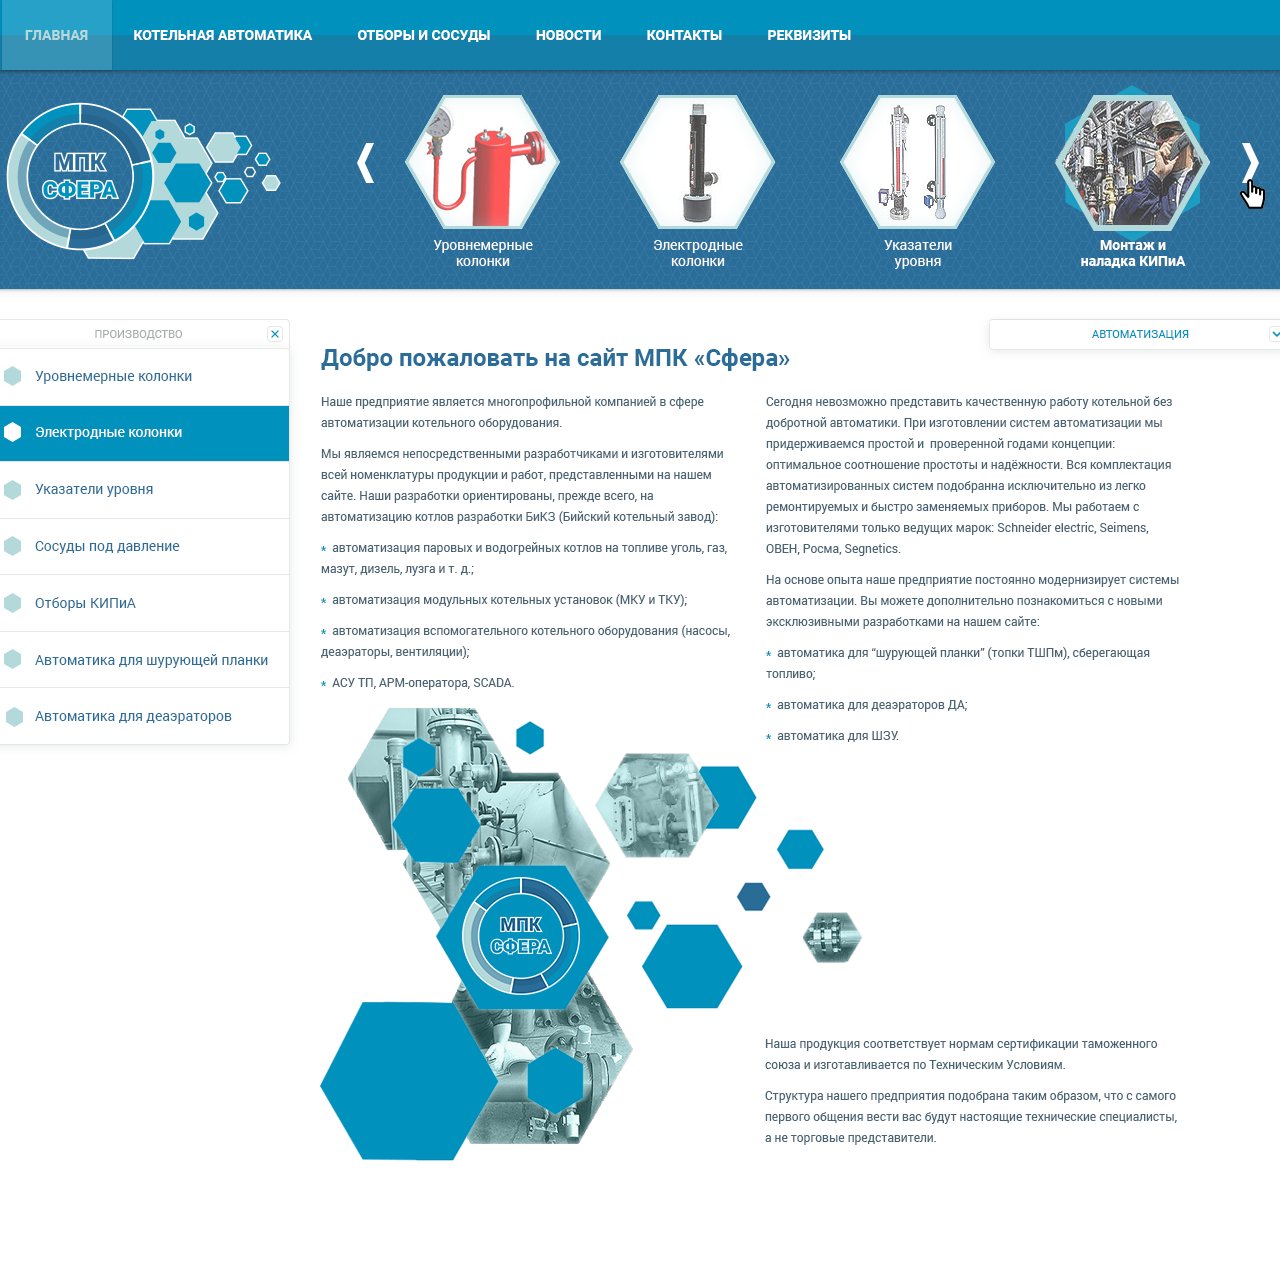
<file: mpk/demo.html>
<!DOCTYPE html>
<!--
To change this license header, choose License Headers in Project Properties.
To change this template file, choose Tools | Templates
and open the template in the editor.
-->
<html>
    <head>
        <title>mpksfera.ru</title>
        <meta charset="UTF-8">
        <meta name="viewport" content="width=device-width, initial-scale=1.0">
    </head>
    <body style="margin: 0; padding: 0; background: url([data-uri]) repeat-x">
        <div style="height: 1272px; background: url(demo.png) no-repeat 50% 50%"> 
        
        </div>
    </body>
</html>
</file>
<file: app.min.css>
.brand,.navbar-brand,h2,h3{font-family:'Yeseva One',cursive;font-style:normal;font-weight:400}#contact-send,.navbar-brand,h2,h3{text-transform:uppercase}#contact-bar,#main{margin-bottom:70px}#contact-bar a:focus,#contact-bar a:hover{outline:0;text-decoration:none}#gallery img,#gallery-extra img,#gallery-promo img,#header-about img,#header-swiss img{width:100%;height:auto}body{padding-top:50px}h2{font-size:28px;color:#7f8c8d}.navbar-brand,h3{font-size:24px}h6{font-size:18px}a:hover{outline:0;color:#c0392b}.intro{padding:40px 15px;text-align:center}#info{margin-bottom:40px}#about .big-digit{font-size:21px;position:relative;top:2px;font-weight:700}#about h3,#contact-bar,#header .h1,#header h1,#swiss h3,.gallery-item-content h3{font-weight:400;font-family:'Yeseva One',cursive;text-transform:uppercase;font-style:normal}#about img,#swiss img{display:block;width:100%;margin-top:15px}#about h3,#swiss h3{font-size:24px;margin-top:0}#about ul,#swiss ul{font-size:13px;padding-left:18px}#about ul li,#swiss ul li{margin-bottom:7px}#contact-bar{font-size:16px}.home #contact-bar{margin-bottom:40px}#contact-bar a{color:#bdc3c7}#contact-bar a:hover{color:#c0392b}#contact-bar a:hover .glyphicon{color:#c0392b}#contact-bar .glyphicon{font-size:16px;color:#7f8c8d}#SkypeButton_Call_bridge2web_1{position:absolute;margin-top:-24px}#gallery a{color:#fff;margin-bottom:30px;display:block}#gallery img{border:1px solid #EEE;display:block}.gallery-item{display:table;position:absolute;opacity:0}.gallery-item-content{display:table-cell;vertical-align:middle;text-align:center;background:-moz-linear-gradient(top,rgba(0,0,0,.4) 0,rgba(0,0,0,.9) 100%);background:-webkit-gradient(linear,left top,left bottom,color-stop(0,rgba(0,0,0,.4)),color-stop(100%,rgba(0,0,0,.9)));background:-webkit-linear-gradient(top,rgba(0,0,0,.4) 0,rgba(0,0,0,.9) 100%);background:-o-linear-gradient(top,rgba(0,0,0,.4) 0,rgba(0,0,0,.9) 100%);background:-ms-linear-gradient(top,rgba(0,0,0,.4) 0,rgba(0,0,0,.9) 100%);background:linear-gradient(to bottom,rgba(0,0,0,.4) 0,rgba(0,0,0,.9) 100%);filter:progid:DXImageTransform.Microsoft.gradient( startColorstr='#bf000000', endColorstr='#4d000000', GradientType=0 )}.gallery-item-content h3{font-size:32px;margin-left:50px;margin-right:50px;line-height:normal;border-bottom:1px solid #9A9A9A;padding-bottom:20px;margin-bottom:20px}#gallery-extra a,#gallery-promo a{color:#fff;margin-bottom:30px;display:block}#gallery .gallery-item-content p{padding-left:50px;padding-right:50px;font-size:18px}#gallery-promo img{border:3px solid #c0392b;display:block}#gallery-promo .gallery-item-content p{padding-left:30px;padding-right:30px;font-size:18px}#gallery-extra img{border:1px solid #EEE;display:block}#gallery-extra .gallery-item-content h3{font-size:26px;margin-left:30px;margin-right:30px}#gallery-extra .gallery-item-content p{padding-left:30px;padding-right:30px;font-size:18px}#contact-form{margin-top:18px;margin-bottom:20px}#contact-form .nav{margin-bottom:15px}#contact-notes{color:#7f8c8d;font-size:13px;margin-top:15px;padding-left:18px}#contact-notes a{color:#7f8c8d;text-decoration:underline}#contact-form-submit{margin-bottom:20px}#thank{width:256px;height:256px;background:url([data-uri]);display:none;margin:0 auto}#header{margin-top:30px;margin-bottom:30px}#header .h1,#header h1{margin-top:0;font-size:42px;line-height:68px}#header .header-h,#header-swiss .header-h{font-size:18px}.big-digit{font-weight:700}.post-index .h-entry{padding-bottom:30px;margin-bottom:30px;border-bottom:1px solid #EEE}.h-entry h3{font-size:32px;margin-top:0;margin-bottom:20px;line-height:150%}.h-entry h3 a{color:#333;border-bottom:1px solid #333}.h-entry h3 a:focus,.h-entry h3 a:hover{text-decoration:none;border-bottom:0}.h-entry .dt-published{color:#bdc3c7;font-size:13px;line-height:48px;text-align:right;display:block}.h-entry h1.p-name{font-family:'Yeseva One',cursive;text-transform:uppercase;font-style:normal;font-weight:400;font-size:32px;margin-top:0;color:#7f8c8d;padding-bottom:10px}.h-entry .e-content{border-top:1px solid #EEE;padding-top:30px;padding-bottom:30px}.e-content h6{margin-top:30px;margin-bottom:15px}@media (max-width:767px){#about h3,#about p,#contact-bar,#swiss h3,#swiss p,.intro{text-align:center}h3{font-size:21px}.intro{padding:20px 15px}.intro h1{font-size:28px}#about,#info{margin-bottom:20px}#about ul,#swiss ul{padding-left:10%;padding-right:10%}#about img,#swiss img{width:165px;margin:0 auto 15px}#contact-bar{margin-left:10%;margin-right:10%;border-top:1px solid #EEE}#contact-bar .col-sm-3{padding-bottom:10px;padding-top:10px;border-bottom:1px solid #EEE}#contact-form .nav-tabs>li>a{font-size:13px}#header img{display:none}#header .h1,#header h1{font-size:36px}#gallery .gallery-item-content h3{margin-left:20px;margin-right:20px;font-size:18px}#gallery .gallery-item-content p{padding-left:20px;padding-right:20px;font-size:11px}#gallery-extra .gallery-item-content h3{font-size:18px;margin-left:15px;margin-right:15px;padding-bottom:10px;margin-bottom:10px}#gallery-extra .gallery-item-content p{padding-left:10px;padding-right:10px;font-size:11px}#gallery-promo .gallery-item{z-index:1000}#gallery-promo .gallery-item-content p{padding-left:15px;padding-right:15px;font-size:11px}#gallery-promo .gallery-item-content h3{font-size:16px;margin-left:15px;margin-right:15px;padding-bottom:10px;margin-bottom:10px}.post-index .h-entry{padding-bottom:20px;margin-bottom:20px;border-bottom:1px solid #EEE}.h-entry h3{font-size:21px;margin-top:0;margin-bottom:10px;line-height:150%}.h-entry .dt-published{color:#bdc3c7;font-size:13px;line-height:normal;text-align:left;display:block;margin-bottom:20px}.h-entry h1.p-name{font-family:'Yeseva One',cursive;text-transform:uppercase;font-style:normal;font-weight:400;font-size:21px;margin-top:0;color:#7f8c8d;padding-bottom:10px}.h-entry .e-content{border-top:1px solid #EEE;padding-top:30px;padding-bottom:30px}.e-content h6{margin-top:30px;margin-bottom:15px}}@media (min-width:768px) and (max-width:991px){#about img,#swiss img{margin-top:70px}#about h3{font-size:18px}#about p{font-size:13px}#about .big-digit{font-size:18px;position:relative;top:2px;font-weight:700}#about ul{font-size:12px;padding-left:18px}#swiss h3{font-size:18px}#swiss p{font-size:13px}#swiss ul{font-size:11px;padding-left:18px}#contact-bar{font-size:16px}#contact-bar .glyphicon,#contact-email{font-size:14px}#contact-email .glyphicon{display:none}#contact-phone{text-align:right}#gallery .gallery-item-content h3{margin-left:30px;margin-right:30px;font-size:24px}#gallery .gallery-item-content p{padding-left:30px;padding-right:30px;font-size:13px}#gallery-promo .gallery-item-content p{padding-left:30px;padding-right:30px;font-size:15px}#gallery-promo .gallery-item-content h3{font-size:24px;margin-left:30px;margin-right:30px;padding-bottom:10px;margin-bottom:10px}#gallery-extra .gallery-item-content h3{font-size:18px;margin-left:15px;margin-right:15px;padding-bottom:10px;margin-bottom:10px}#gallery-extra .gallery-item-content p{padding-left:20px;padding-right:20px;font-size:13px}#header .h1,#header h1{font-size:26px;line-height:52px}h2{font-size:21px}#header p{font-size:11px}}@media (min-width:992px) and (max-width:1199px){.intro h1{font-size:32px}.intro .lead{font-size:20px}#about h3,#swiss h3{font-size:21px}#about img,#swiss img{margin-top:30px}#about ul{font-size:12px;padding-left:18px}#swiss ul{font-size:11px;padding-left:18px}#contact-bar{font-size:16px}#contact-bar .glyphicon{font-size:14px}#contact-email .glyphicon{display:none}#contact-phone{text-align:right}#gallery-extra .gallery-item-content h3{font-size:21px;margin-left:15px;margin-right:15px;padding-bottom:15px;margin-bottom:15px}#gallery-extra .gallery-item-content p{padding-left:20px;padding-right:20px;font-size:15px}#header .h1,#header h1{font-size:32px;line-height:52px}#header p{font-size:13px}h2{font-size:24px}}
</file>
